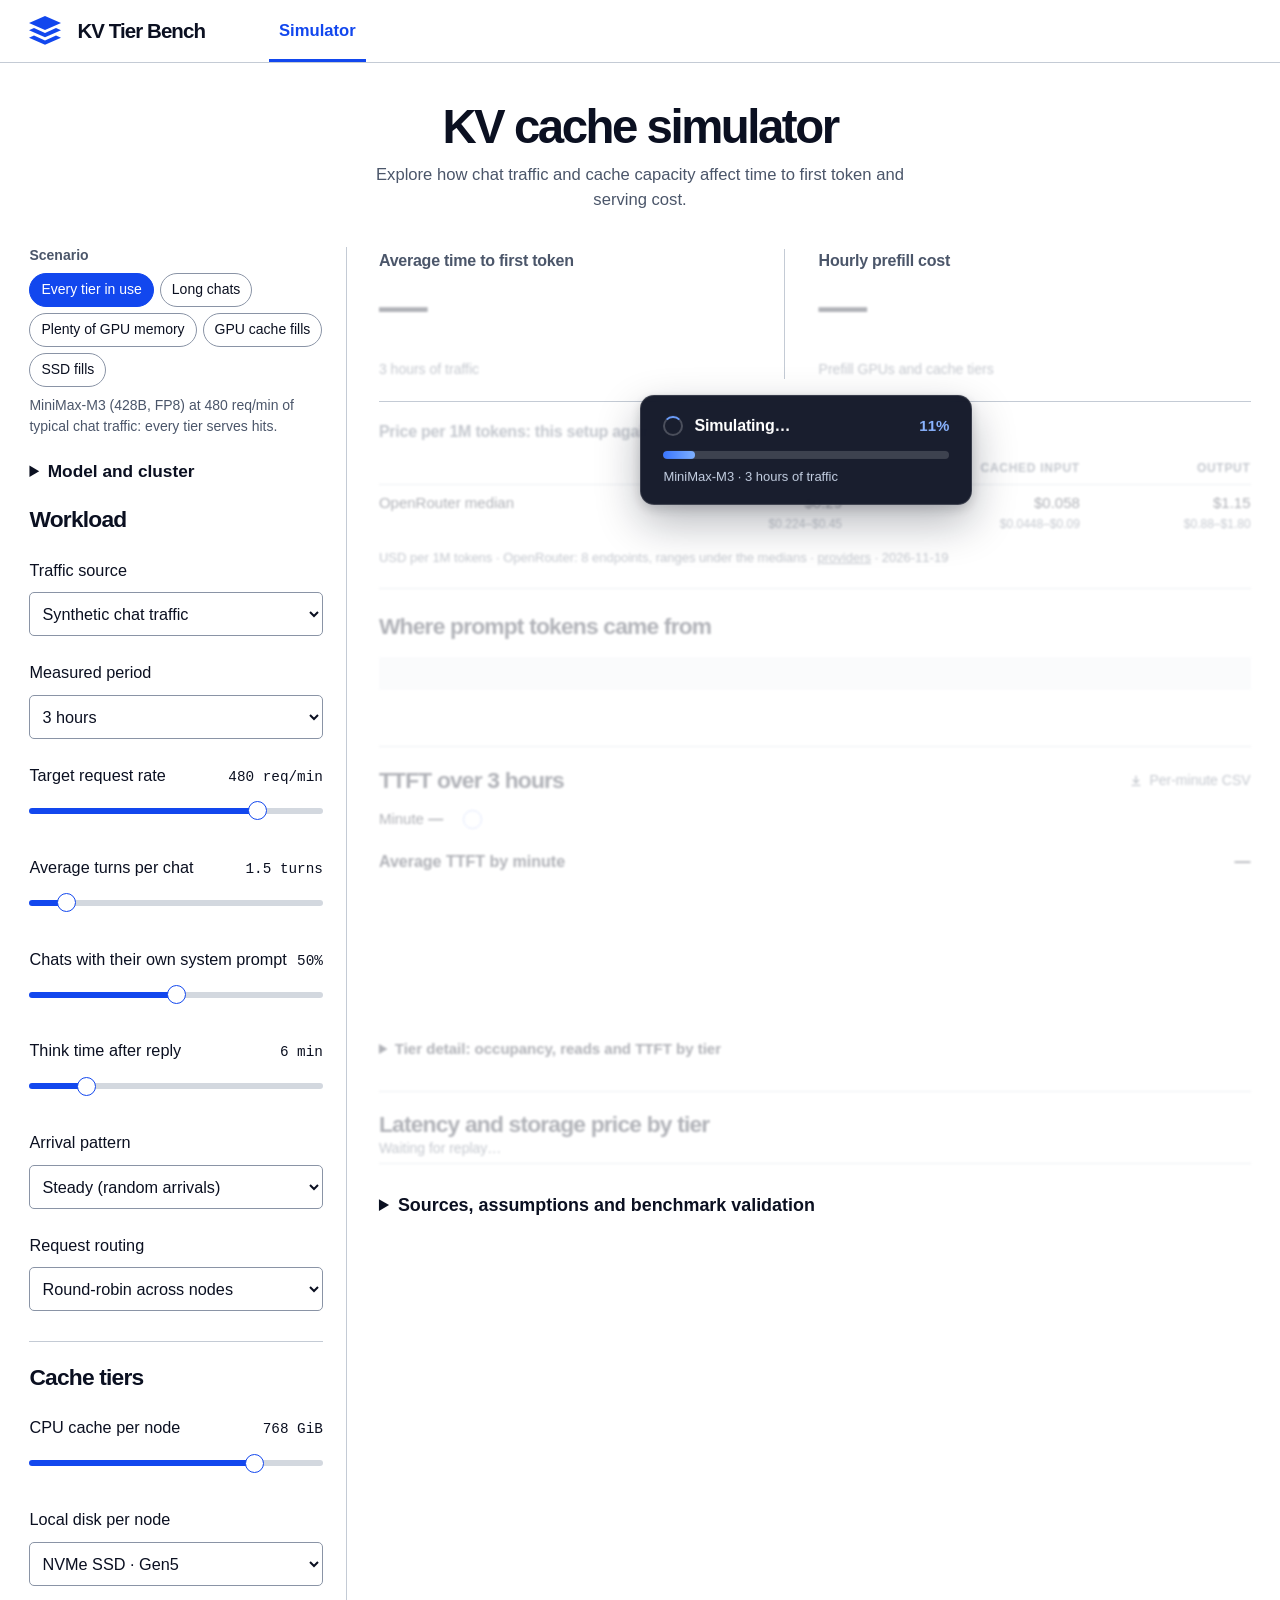
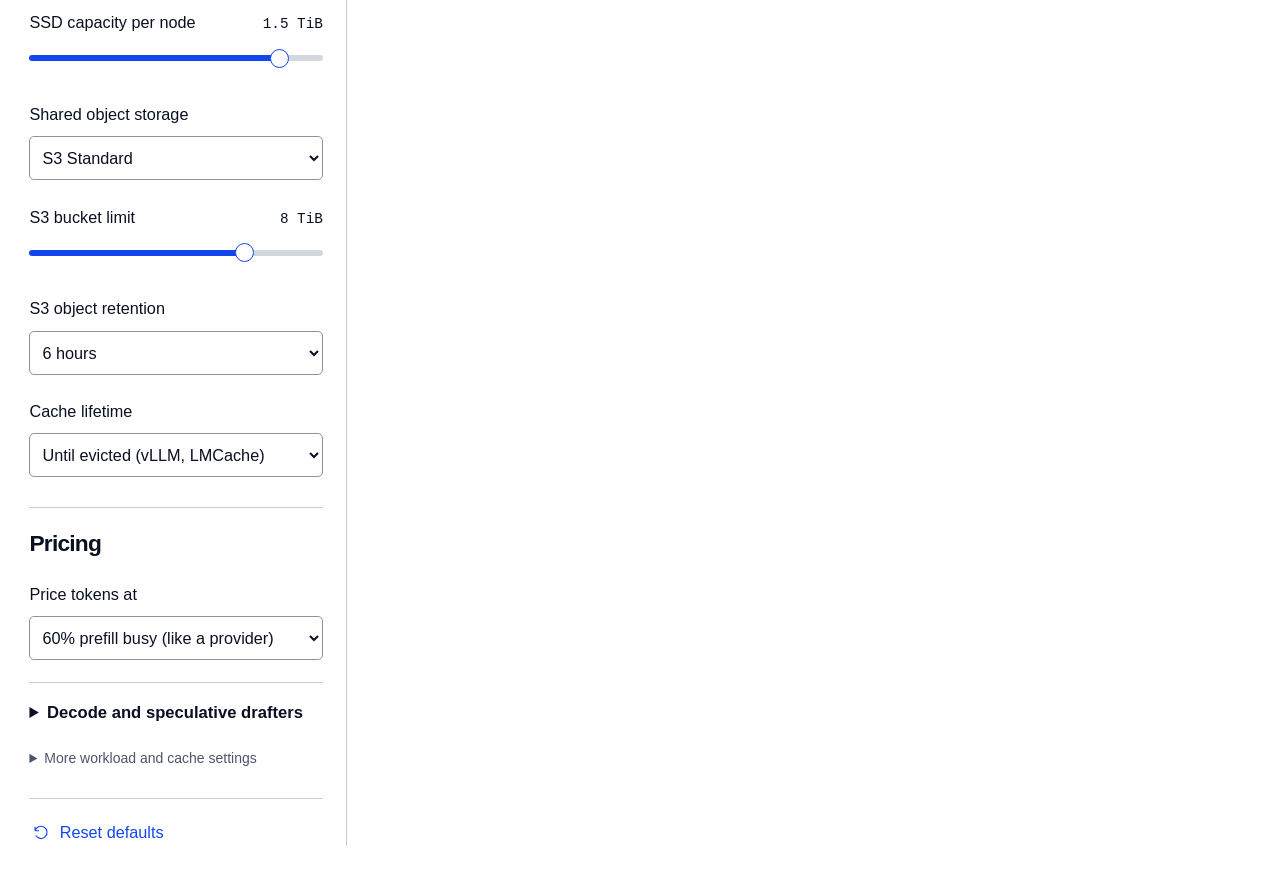
<file: web/index.html>
<!doctype html>
<html lang="en">
<head>
<meta charset="utf-8">
<meta name="viewport" content="width=device-width, initial-scale=1">
<title>KV cache simulator · KV Tier Bench</title>
<meta name="description" content="Replay chat traffic through tiered KV caches to explore average time to first token and hourly backing storage cost.">
<link rel="icon" type="image/svg+xml" href="./layers.svg">
<link rel="stylesheet" href="./simulator.css">
<script type="module" src="./simulator.js"></script>
</head>
<body>
<header><nav aria-label="Main navigation">
  <a class="brand" href="./"><img src="./layers.svg" width="32" height="32" alt=""> KV Tier Bench</a>
  <a class="active" href="./" aria-current="page">Simulator</a>
</nav></header>
<main>
  <div class="intro">
    <h1>KV cache simulator</h1>
    <p>Explore how chat traffic and cache capacity affect time to first token and serving cost.</p>
  </div>
  <div class="workspace">
    <aside class="settings" aria-label="Simulator settings">
    <button type="button" id="edit-settings" aria-controls="controls" aria-expanded="false">Edit workload and cache</button>
    <div class="scenarios" role="group" aria-labelledby="scenario-heading">
      <h2 id="scenario-heading">Scenario</h2>
      <div id="scenario-buttons" class="scenario-buttons"></div>
      <p id="scenario-note" class="chart-note" aria-live="polite"></p>
    </div>
    <form id="controls" aria-label="Simulation parameters">
      <details class="deployment">
        <summary>Model and cluster</summary>
        <label class="select-field" for="model">Model</label><select id="model"></select>
        <label class="select-field" for="precision">Serving precision</label><select id="precision"></select>
        <label class="select-field" for="gpu">GPU model</label><select id="gpu"></select>
        <div class="counts">
          <label>Prefill nodes<select id="nodes"></select></label>
          <label>GPUs per node<select id="gpus-per-node"></select></label>
        </div>
        <p id="layout" class="chart-note"></p>
        <label class="select-field" for="interconnect">Inter-node link</label><select id="interconnect"></select>
        <p class="chart-note">Used for peer-cache reads, KV transfers to decode, and inter-node pipeline stages.</p>
      </details>
      <p id="cluster-summary" class="cluster-summary"></p>
      <p id="fit-note" class="fit-note" role="status" hidden></p>
      <section><h2>Workload</h2>
        <label class="select-field" for="workload-source">Traffic source</label>
        <select id="workload-source">
          <option value="synthetic">Synthetic chat traffic</option>
          <option value="mc:0">Mooncake · Conversation trace (12k reqs)</option>
          <option value="mc:1">Mooncake · Tool &amp; coding agent (23.6k reqs)</option>
          <option value="mc:2">Mooncake · Synthetic trace (4k reqs)</option>
          <option value="mc:3">Mooncake · arXiv trace (23.6k reqs)</option>
          <option value="upload">Upload custom JSONL / JSON trace…</option>
        </select>
        <div id="trace-upload" hidden>
          <label class="select-field" for="trace-file">Trace file (JSONL or JSON)</label>
          <input type="file" id="trace-file" accept=".jsonl,.json,application/json,text/plain">
          <label class="select-field" for="trace-block">Tokens per hash ID</label>
          <select id="trace-block">
            <option value="512" selected>512 tokens (Mooncake)</option>
            <option value="256">256 tokens (LMCache)</option>
            <option value="64">64 tokens (vLLM)</option>
            <option value="16">16 tokens</option>
          </select>
        </div>
        <p id="trace-note" class="chart-note" hidden></p>
        <div id="synthetic-controls">
          <label class="select-field" for="hours">Measured period</label>
          <select id="hours"><option value="1">1 hour</option><option value="2">2 hours</option><option value="3" selected>3 hours</option><option value="4">4 hours</option></select>
          <div id="workload-controls"></div>
          <label class="select-field" for="pattern">Arrival pattern</label>
          <select id="pattern"><option value="steady">Steady (random arrivals)</option><option value="bursty">Bursty (2× for 2 min of every 6)</option></select>
        </div>
        <label class="select-field" for="routing">Request routing</label>
        <select id="routing"><option value="round-robin">Round-robin across nodes</option><option value="sticky">Keep each chat on one instance</option><option value="random">Random instance per request</option></select>
      </section>
      <section><h2>Cache tiers</h2><div id="cache-controls"></div>
        <label class="select-field" for="disk">Local disk per node</label>
        <select id="disk">
          <option value="">Off</option>
          <option value="fs-nvme-gen5">NVMe SSD · Gen5</option>
          <option value="fs-nvme-gen4">NVMe SSD · Gen4</option>
          <option value="fs-bf4-icms">BlueField-4 ICMS Context Pod</option>
        </select>
        <div id="disk-controls" hidden></div>
        <label class="select-field" for="backing">Shared object storage</label>
        <select id="backing">
          <option value="obj-aws-s3-standard">S3 Standard</option>
          <option value="obj-aws-s3-express">S3 Express</option>
          <option value="">Off</option>
        </select>
        <div id="s3-controls">
          <div id="s3-size-host"></div>
          <label class="select-field" for="s3-ttl">S3 object retention</label>
          <select id="s3-ttl">
            <option value="15">15 minutes</option>
            <option value="60">1 hour</option>
            <option value="360">6 hours</option>
            <option value="1440">24 hours (S3 lifecycle min)</option>
            <option value="0">No time limit</option>
          </select>
        </div>
        <label class="select-field" for="lifetime">Cache lifetime</label>
        <select id="lifetime"><option value="0">Until evicted (vLLM, LMCache)</option><option value="60">1 hour unused</option><option value="5">5 minutes unused (hosted API default)</option></select>
      </section>
      <section><h2>Pricing</h2>
        <label class="select-field" for="price-at">Price tokens at</label>
        <select id="price-at"><option value="0.6">60% prefill busy (like a provider)</option><option value="0.4">40% prefill busy</option><option value="0.8">80% prefill busy</option><option value="actual">This replay's load</option></select>
      </section>
      <details id="decode-details" class="extra decode-controls"><summary>Decode and speculative drafters</summary>
        <label class="select-field" for="spec">Speculative decoding</label>
        <select id="spec"></select>
        <label class="select-field" for="decode-ep">Expert-parallel decode (MoE)</label>
        <select id="decode-ep">
          <option value="0">Off · match TP instance</option>
          <option value="16">16 GPUs</option>
          <option value="32">32 GPUs</option>
          <option value="64">64 GPUs</option>
          <option value="144">144 GPUs (DeepSeek wide-EP)</option>
        </select>
        <label class="select-field" for="decode-overlap">Two-batch comm overlap</label>
        <select id="decode-overlap">
          <option value="off">Off</option>
          <option value="on">On (hide EP all-to-all)</option>
        </select>
        <label class="select-field" for="decode-speed">Min per-user output speed</label>
        <select id="decode-speed">
          <option value="0">No floor (max batch)</option>
          <option value="30">30 tok/s per user</option>
          <option value="50">50 tok/s per user</option>
          <option value="80">80 tok/s per user</option>
          <option value="100">100 tok/s per user</option>
          <option value="150">150 tok/s per user</option>
        </select>
        <p id="decode-note" class="chart-note" hidden></p>
      </details>
      <details class="extra"><summary>More workload and cache settings</summary>
        <label class="select-field" for="start">Measure from</label>
        <select id="start"><option value="warm">Warmed-up caches (after 20 min)</option><option value="cold">Empty caches (cold start)</option></select>
        <div id="synthetic-extra">
          <label class="select-field" for="spread">Message and reply lengths</label>
          <select id="spread"><option value="fixed">Fixed at the set lengths</option><option value="moderate">Varied around them (moderate)</option><option value="long">Long-tailed (a few very long)</option></select>
          <div id="detail-controls"></div>
        </div>
        <div id="memory-controls"></div>
        <label class="select-field" for="min-cache">Shortest cached prompt</label>
        <select id="min-cache"><option value="0">Any full block (vLLM, LMCache)</option><option value="1024">1,024 tokens (OpenAI)</option><option value="4096">4,096 tokens (some Anthropic models)</option></select>
        <label class="select-field" for="cache-admission">Save to backing tiers</label>
        <select id="cache-admission"><option value="prompt">Complete prompt chunks</option><option value="reply">Include generated reply chunks</option></select>
        <label class="select-field" for="lookup-policy">Priority after local SSD</label>
        <select id="lookup-policy"><option value="stock">S3 before peer</option><option value="peer">Peer before S3</option><option value="smart">Peer before S3 + skip loads slower than recompute</option></select>
      </details>
      <button id="reset" type="button"><svg aria-hidden="true" viewBox="0 0 24 24"><path d="M3 10a9 9 0 1 1 1 7m-1-7V4m0 6h6"/></svg>Reset defaults</button>
    </form>
    </aside>
    <article aria-label="Simulation results" id="results" aria-busy="true">
      <div id="sim-overlay" class="sim-overlay" role="status" aria-live="polite">
        <div class="sim-overlay-card">
          <div class="sim-overlay-head">
            <span class="sim-spinner" aria-hidden="true"></span>
            <strong id="sim-overlay-label">Simulating…</strong>
            <span id="sim-overlay-pct" class="sim-overlay-pct"></span>
          </div>
          <div id="progress" class="progress indeterminate" role="progressbar" aria-label="Simulation progress" aria-valuemin="0" aria-valuemax="100"><span></span></div>
          <p id="sim-overlay-sub" class="sim-overlay-sub">Replaying KV cache traffic…</p>
        </div>
      </div>
      <p id="status" role="alert" hidden></p>
      <div class="metrics">
        <section><h2>Average time to first token</h2><strong id="ttft">—</strong><p id="ttft-change" class="run-change"></p>
          <dl id="ttft-stats" class="stats"></dl><p id="ttft-detail" class="metric-note">3 hours of traffic</p>
          <p id="trend-note" class="warn-note" hidden></p></section>
        <section><h2>Hourly prefill cost</h2><strong id="cost">—</strong><p id="cost-change" class="run-change"></p>
          <dl id="cost-stats" class="stats"></dl><p id="cost-detail" class="metric-note">Prefill GPUs and cache tiers</p></section>
      </div>
      <section class="price-compare" aria-labelledby="price-heading">
        <h2 id="price-heading">Price per 1M tokens: this setup against OpenRouter</h2>
        <div id="openrouter-input-prices" aria-live="polite">Waiting for the replay…</div>
      </section>
      <section class="sources" aria-labelledby="sources-heading"><h2 id="sources-heading">Where prompt tokens came from</h2>
        <div id="bar" aria-hidden="true"></div><ul id="legend" aria-label="Share of prompt tokens by source"></ul>
        <ul id="run-facts" class="facts" aria-label="Run summary"></ul>
        <p id="cpu-note" class="chart-note" hidden></p>
      </section>
      <section class="timeline" aria-labelledby="timeline-heading">
        <div class="section-heading"><h2 id="timeline-heading">TTFT over 3 hours</h2>
          <button type="button" id="download-csv" disabled><svg aria-hidden="true" viewBox="0 0 16 16"><path d="M8 2v8m-3.5-3.5L8 10l3.5-3.5M3 13h10"/></svg>Per-minute CSV</button></div>
        <div class="minute-control">
          <label for="inspect-minute">Minute <b id="minute-label">—</b></label>
          <input id="inspect-minute" type="range" min="1" max="60" value="1" disabled>
        </div>
        <div class="track-heading"><h3 id="minute-heading">Average TTFT by minute</h3><strong id="minute-ttft">—</strong></div>
        <canvas id="chart" tabindex="0" role="img" aria-label="Average time to first token by minute. Use the arrow keys to inspect a minute."></canvas>
        <div id="read-events" class="track-note" aria-label="First storage reads"></div>
        <p id="minute-time" class="track-note"></p>
        <details id="tier-details" class="tier-details"><summary>Tier detail: occupancy, reads and TTFT by tier</summary>
        <section id="reader-summary" hidden aria-labelledby="reader-heading">
          <div class="track-heading"><h3 id="reader-heading">Median TTFT for requests reading each tier</h3>
            <select id="reader-scope" aria-label="Tier statistics period"><option value="minute">Selected minute</option><option value="replay" selected>Whole replay</option></select>
          </div>
          <table class="reader-table" aria-labelledby="reader-heading">
            <thead><tr><th scope="col">Tier</th><th scope="col">Requests</th><th scope="col">Median TTFT</th><th scope="col">Median MiB restored</th></tr></thead>
            <tbody id="reader-rows"></tbody>
          </table>
        </section>
        <div class="occupancy-scale">
          <label for="occupancy-scale">Occupancy scale</label>
          <select id="occupancy-scale"><option value="percent">Percent of KV capacity</option><option value="gib">GiB used</option></select>
        </div>
        <div id="tier-tracks"></div>
        </details>
      </section>
      <section id="tier-comparison" aria-labelledby="tier-comparison-title">
        <h2 id="tier-comparison-title">Latency and storage price by tier</h2>
        <p id="comparison-status" class="track-note" role="status"></p>
        <div class="comparison-body">
          <div id="comparison-overlay" class="comparison-overlay" hidden aria-live="polite">
            <div class="sim-overlay-card comparison-card">
              <div class="sim-overlay-head">
                <span class="sim-spinner" aria-hidden="true"></span>
                <strong id="comparison-overlay-label">Comparing cache tiers…</strong>
                <span id="comparison-overlay-pct" class="sim-overlay-pct"></span>
              </div>
              <div id="comparison-progress" class="progress indeterminate" aria-hidden="true"><span></span></div>
              <p id="comparison-overlay-sub" class="sim-overlay-sub">Replaying each storage tier…</p>
            </div>
          </div>
          <table id="tier-bars" hidden aria-labelledby="tier-comparison-title">
            <thead><tr><th scope="col">Cache option</th><th scope="col">Median TTFT of requests reading it</th><th scope="col">USD / GiB-month</th></tr></thead>
            <tbody></tbody>
          </table>
        </div>
      </section>
      <section class="validation" aria-labelledby="validation-title">
        <details id="validation-details">
          <summary id="validation-title">Sources, assumptions and benchmark validation</summary>
          <div class="validation-body">
            <h3>Active setup sources &amp; assumptions</h3>
            <div id="active-sources" class="source-grid"></div>
            <h3>Formula validation against published benchmarks &amp; cloud runs</h3>
            <div id="validation-checks"></div>
          </div>
        </details>
      </section>
    </article>
  </div>
</main>
</body>
</html>
</file>
<file: web/simulator.css>
:root {
  color-scheme: light;
  font-family: Inter, "Segoe UI", Arial, sans-serif;
  color: #0b1021;
  background: white;
  --blue: #1247ee;
  --muted: #4b566a;
  --rule: #c4cbd5;
  --side-space: clamp(20px, 2.3vw, 38px);
  font-synthesis: none;
  line-height: 1.5;
  -webkit-font-smoothing: antialiased;
}
* { box-sizing: border-box; }
body, h1, h2, p, ul { margin: 0; }
a, button { color: var(--blue); }
a { text-decoration: none; }
a:hover, button:hover { text-decoration: underline; }
button, input, select { font: inherit; }
:focus-visible { outline: 3px solid #175dec; outline-offset: 4px; }
header { border-bottom: 1px solid var(--rule); }
nav {
  display: flex; align-items: stretch; gap: clamp(28px, 5vw, 80px);
  max-width: 1600px; margin: auto; padding: 0 var(--side-space); height: 62px;
}
nav a { display: inline-flex; align-items: center; }
.brand { color: inherit; font-size: clamp(19px, 1.6vw, 25px); font-weight: 730; letter-spacing: -.045em; gap: 16px; }
.active { border-bottom: 3px solid var(--blue); padding: 3px 10px 0; font-weight: 650; }
nav .active { font-size: clamp(15px, 1.3vw, 20px); }
#reset svg { width: 1em; height: 1em; stroke: currentColor; stroke-width: 1.65; fill: none; }
main { max-width: 1600px; margin: auto; padding: 0 var(--side-space) 40px; }
.intro { text-align: center; padding: clamp(30px, 3vw, 46px) 0 clamp(28px, 2.65vw, 41px); }
h1 { font-weight: 730; font-size: clamp(38px, 3.7vw, 58px); line-height: 1.1; letter-spacing: -.052em; }
.intro p { margin: 10px auto 0; max-width: 60ch; color: var(--muted); font-size: clamp(15px, 1.3vw, 19px); line-height: 1.5; }
.workspace { display: grid; grid-template-columns: minmax(242px, 26%) minmax(0, 1fr); gap: clamp(26px, 2.5vw, 40px); }
h2 { font-size: clamp(20px, 1.78vw, 28px); line-height: 1.25; letter-spacing: -.035em; }
.settings { min-width: 0; padding-right: clamp(20px, 1.8vw, 30px); border-right: 1px solid var(--rule); }
#edit-settings { display: none; }
.scenarios { margin-bottom: 22px; }
.scenarios h2 { font-size: 14px; letter-spacing: 0; color: var(--muted); font-weight: 600; }
.scenario-buttons { display: flex; flex-wrap: wrap; gap: 6px; margin-top: 8px; }
.scenario-buttons button { min-height: 34px; padding: 4px 11px; border: 1px solid #8a94a6; border-radius: 999px; background: white; color: inherit; font-size: 14px; cursor: pointer; }
.scenario-buttons button:hover { border-color: var(--blue); text-decoration: none; }
.scenario-buttons button[aria-pressed="true"] { background: var(--blue); border-color: var(--blue); color: white; }
.scenarios .chart-note { margin: 8px 0 0; }
form section + section, #reset { border-top: 1px solid var(--rule); margin-top: clamp(25px, 2.3vw, 36px); padding-top: 21px; }
.field, .select-field { display: block; margin-top: clamp(20px, 1.9vw, 30px); }
.field-head { display: flex; align-items: baseline; justify-content: space-between; gap: 8px; }
.field-head label, .select-field, select, #reset { font-size: clamp(15px, 1.27vw, 20px); }
output { font-family: "IBM Plex Mono", ui-monospace, monospace; font-size: clamp(13px, 1.12vw, 17px); white-space: nowrap; }
input[type="range"] {
  width: 100%; appearance: none; margin: 10px 0 0; height: 25px; cursor: pointer; background: transparent;
  --track: linear-gradient(to right, var(--blue) var(--fill), #d3d8df var(--fill));
}
input[type="range"]::-webkit-slider-runnable-track { height: 6px; border-radius: 9px; background: var(--track); }
input[type="range"]::-moz-range-track { height: 6px; border-radius: 9px; background: var(--track); }
input[type="range"]::-webkit-slider-thumb { appearance: none; width: 19px; height: 19px; margin-top: -6.5px; background: white; border: 1.5px solid var(--blue); border-radius: 50%; }
input[type="range"]:disabled { opacity: .4; cursor: default; }
input[type="range"]::-moz-range-thumb { width: 17px; height: 17px; background: white; border: 1.5px solid var(--blue); border-radius: 50%; }
select { margin-top: 10px; background: white; border: 1px solid #8a94a6; border-radius: 5px; min-height: 44px; padding: 8px; width: 100%; color: inherit; }
#reset { width: 100%; display: flex; align-items: center; gap: 10px; cursor: pointer; background: none; border-width: 1px 0 0; padding-left: 4px; }
.metrics { display: grid; grid-template-columns: 1fr 1.15fr; padding: 2px 0 clamp(18px, 1.7vw, 28px); border-bottom: 1px solid var(--rule); }
.metrics section + section { padding-left: clamp(22px, 2.6vw, 40px); border-left: 1px solid var(--rule); }
.metrics h2 { margin: 2px 0 10px; font-size: clamp(16px, 1.25vw, 19px); letter-spacing: -.015em; font-weight: 650; color: var(--muted); }
.metrics strong { display: block; font-size: clamp(36px, 3.8vw, 60px); font-weight: 720; line-height: 1.06; letter-spacing: -.048em; font-variant-numeric: tabular-nums; }
.metrics .run-change { margin-top: 6px; font-size: 14px; font-variant-numeric: tabular-nums; }
.stats { display: flex; flex-wrap: wrap; gap: 8px 26px; margin: 16px 0 0; }
.stats div { min-width: 0; }
.stats dt { color: var(--muted); font-size: 12px; font-weight: 600; letter-spacing: .06em; text-transform: uppercase; }
.stats dd { margin: 2px 0 0; font-size: clamp(16px, 1.3vw, 19px); font-weight: 600; font-variant-numeric: tabular-nums; white-space: nowrap; }
.metric-note { margin-top: 10px; color: var(--muted); font-size: 14px; line-height: 1.45; }
/* This setup's price per 1M tokens against OpenRouter, right under the headline estimates. */
.price-compare { padding: clamp(16px, 1.6vw, 24px) 0; border-bottom: 1px solid var(--rule); }
.price-compare h2 { font-size: clamp(16px, 1.25vw, 19px); letter-spacing: -.015em; font-weight: 650; color: var(--muted); }
.price-table { width: 100%; margin-top: 10px; border-collapse: collapse; font-variant-numeric: tabular-nums; }
.price-table :is(th, td) { padding: 7px 0 7px 16px; text-align: right; vertical-align: top; font-size: 15px; }
.price-table :is(th, td):first-child { padding-left: 0; text-align: left; }
.price-table thead th { color: var(--muted); font-size: 12px; font-weight: 600; letter-spacing: .06em; text-transform: uppercase; border-bottom: 1px solid var(--rule); }
.price-table tbody th { font-weight: 500; }
.price-table tbody tr + tr { border-top: 1px solid #e3e7ed; }
.price-table .ours .price { font-size: clamp(17px, 1.4vw, 21px); font-weight: 700; }
.price-table span.price { display: block; }
.price-table small { display: block; color: var(--muted); font-size: 12px; }
.price-table .ratio-row :is(th, td) { color: var(--muted); font-size: 14px; }
.price-table .ratio { font-weight: 600; color: #0b1021; }
.run-change:empty { display: none; }
#results { min-width: 0; position: relative; }
/* Prominent floating progress overlay for main replay & trace downloads, plus section overlay for tier comparison. */
.sim-overlay {
  position: fixed; z-index: 45; top: 50%; left: 63%; transform: translate(-50%, -50%);
  pointer-events: none;
}
.sim-overlay[hidden], .comparison-overlay[hidden], #status[hidden] { display: none; }
.sim-overlay-card {
  width: min(332px, calc(100vw - 36px)); padding: 18px 22px; border-radius: 14px;
  background: rgba(11, 16, 33, 0.94); backdrop-filter: blur(10px); -webkit-backdrop-filter: blur(10px);
  color: white; border: 1px solid rgba(255, 255, 255, 0.14);
  box-shadow: 0 18px 44px rgba(11, 16, 33, 0.3), 0 4px 12px rgba(11, 16, 33, 0.16);
}
.sim-overlay-head { display: flex; align-items: center; gap: 11px; }
.sim-overlay-head strong { flex: 1; font-size: 16px; font-weight: 650; letter-spacing: -.01em; }
.sim-overlay-pct { font-size: 15px; font-weight: 700; color: #8ab4ff; font-variant-numeric: tabular-nums; }
.sim-spinner {
  width: 20px; height: 20px; flex: none; border-radius: 50%;
  border: 2.5px solid rgba(255, 255, 255, 0.22); border-top-color: #6ea0ff;
  animation: spin .75s linear infinite;
}
.progress { height: 8px; margin-top: 13px; border-radius: 999px; background: rgba(255, 255, 255, 0.16); overflow: hidden; }
.progress span { display: block; height: 100%; width: 0; border-radius: 999px; background: linear-gradient(90deg, #3a76ff, #7eb0ff); transition: width .16s ease-out; }
.progress.indeterminate span { width: 38%; animation: progress-slide 1.05s ease-in-out infinite; }
.sim-overlay-sub { margin-top: 9px; font-size: 13px; line-height: 1.4; color: #c5d0e3; white-space: nowrap; overflow: hidden; text-overflow: ellipsis; }
.comparison-body { position: relative; }
.comparison-body:has(> .comparison-overlay:not([hidden])) { min-height: 152px; }
.comparison-body:has(> .comparison-overlay:not([hidden])) #tier-bars { opacity: .32; filter: blur(1px); transition: opacity .15s, filter .15s; }
.comparison-overlay { position: absolute; inset: 0; z-index: 15; display: grid; place-items: center; pointer-events: none; padding: 12px 0; }
@keyframes progress-slide { from { transform: translateX(-100%); } to { transform: translateX(280%); } }
@keyframes spin { to { transform: rotate(360deg); } }
@media (prefers-reduced-motion: reduce) {
  .progress.indeterminate span { animation: none; width: 100%; opacity: .5; }
  .sim-spinner { animation: none; }
}
#status.error { background: #fff3ed; color: #922b10; padding: 10px 12px; border-radius: 6px; margin-block: 0 16px; font-size: 14px; }
/* Results that belong to the previous settings fade and soften while the replay runs underneath the overlay. */
#results :is(.metrics strong, .metrics .run-change, .metrics .stats, .metrics .metric-note, .metrics .warn-note, .price-compare, .sources, .timeline, #tier-comparison) { transition: opacity .15s, filter .15s; }
#results[aria-busy="true"] :is(.metrics strong, .metrics .run-change, .metrics .stats, .metrics .metric-note, .metrics .warn-note, .price-compare, .sources, .timeline, #tier-comparison) { opacity: .32; filter: blur(1.2px); }
#results.failed :is(.price-compare, .sources, .timeline, #tier-comparison) { display: none; }
.timeline { margin-top: clamp(22px, 2vw, 32px); padding-top: clamp(16px, 1.5vw, 22px); border-top: 1px solid var(--rule); }
.section-heading { display: flex; align-items: baseline; justify-content: space-between; gap: 12px; flex-wrap: wrap; }
#download-csv { display: inline-flex; align-items: center; gap: 6px; padding: 4px 0; border: 0; background: none; cursor: pointer; font-size: 14px; }
#download-csv:disabled { color: var(--muted); cursor: default; text-decoration: none; }
#download-csv svg { width: 1em; height: 1em; stroke: currentColor; stroke-width: 1.6; fill: none; }
.tier-details { margin-top: 18px; color: inherit; font-size: inherit; }
.tier-details > summary { font-weight: 600; font-size: 15px; padding: 8px 0; }
canvas { display: block; width: 100%; height: clamp(222px, 20vw, 312px); }
.sources { margin-top: clamp(16px, 1.8vw, 28px); }
#bar { display: flex; margin-top: 17px; height: clamp(26px, 2.55vw, 40px); background: #f0f3f8; }
#bar span { display: grid; place-items: center; font-size: clamp(13px, 1.15vw, 18px); font-weight: 600; overflow: hidden; }
#legend { list-style: none; display: flex; flex-wrap: wrap; align-items: center; gap: 8px 24px; margin-top: 14px; padding: 0; font-size: clamp(14px, 1.05vw, 16px); }
#legend li { display: flex; align-items: center; gap: 7px; }
#legend b { font-weight: 650; font-variant-numeric: tabular-nums; }
.facts { list-style: none; display: flex; flex-wrap: wrap; gap: 6px; margin: 16px 0 0; padding: 0; }
.facts li { padding: 3px 10px; border-radius: 999px; background: #f0f3f8; color: #2c3546; font-size: 13px; font-variant-numeric: tabular-nums; }
.warn-note { margin: 12px 0 0; padding: 8px 12px; border-left: 3px solid #c77700; background: #fff7e8; color: #5b3a00; font-size: 14px; line-height: 1.45; }
#cpu-note { margin: 12px 0 0; padding: 8px 12px; border-left: 3px solid #c77700; background: #fff7e8; color: #5b3a00; font-size: 14px; }
.swatch { width: 14px; height: 11px; border-radius: 2px; }
details { color: var(--muted); font-size: 14px; line-height: 1.5; }
details { margin-top: 14px; }
summary { cursor: pointer; width: fit-content; }
details p { margin-top: 10px; max-width: 85ch; }
@media (max-width: 760px) {
  nav { height: 54px; gap: 17px; }
  .brand { gap: 8px; }
  .brand img { width: 24px; }
  nav .active { font-size: 14px; }
  .active { padding-inline: 0; }
  .intro { text-align: left; padding-block: 25px; }
  .intro p { max-width: 54ch; }
  .workspace { display: flex; flex-direction: column; gap: 0; }
  #results { display: contents; }
  .metrics { order: -2; grid-template-columns: 1fr 1fr; }
  .metrics h2 { font-size: 17px; margin-bottom: 8px; }
  .metrics strong { font-size: clamp(26px, 6vw, 36px); }
  .metrics :is(p, .stats dd) { font-size: 13px; }
  .stats { gap: 6px 14px; }
  .price-table :is(th, td) { font-size: 13px; padding-left: 8px; }
  .sim-overlay { left: 50%; }
  #status { order: -1; width: 100%; }
  .settings { display: flex; flex-wrap: wrap; align-items: center; gap: 4px 10px; padding: 8px 0; border: 0; border-bottom: 1px solid var(--rule); }
  #edit-settings { display: inline-flex; align-items: center; gap: 6px; min-height: 38px; margin: 4px 0; padding: 6px 13px; border: 1px solid var(--blue); border-radius: 999px; background: #f2f6ff; font-size: 14px; font-weight: 600; cursor: pointer; }
  #edit-settings:hover { text-decoration: none; background: #e6eeff; }
  #edit-settings::before { content: "▸"; }
  #edit-settings[aria-expanded="true"]::before { content: "▾"; }
  #edit-settings[aria-expanded="false"] ~ form { display: none; }
  .scenarios { width: 100%; margin: 0 0 6px; }
  /* While the settings are open, keep the two results in view above them. */
  .workspace:has(#edit-settings[aria-expanded="true"]) .metrics { position: sticky; top: 0; z-index: 5; background: white; padding-block: 8px 10px; border-bottom: 1px solid var(--rule); }
  .workspace:has(#edit-settings[aria-expanded="true"]) .metrics :is(h2, p:not(.run-change), .stats) { display: none; }
  form { width: 100%; display: grid; grid-template-columns: 1fr 1fr; column-gap: 24px; padding: 8px 0 14px; }
  form section + section { border: 0; margin: 0; padding: 0; }
  .field, .select-field { margin-top: 15px; }
  select { font-size: 16px; }
  #reset { border: 0; padding: 0; margin: 12px 0 0; font-size: 14px; }
}
@media (max-width: 500px) {
  nav { gap: 13px; }
  .brand { font-size: 16px; }
  .metrics h2 { min-height: 2.5em; }
  nav .active { font-size: 13px; }
  form { display: block; }
  form section + section { margin-top: 17px; }
  .field { margin-top: 12px; }
  #reset { min-height: 32px; }
  canvas { height: 218px; }
}

.extra { margin-top: 22px; }
.extra label, .extra output { font-size: 14px; }
.extra select { font-size: 15px; min-height: 38px; padding: 6px 8px; }
@media (min-width: 501px) and (max-width: 760px) { .extra { grid-column: 1 / -1; } }

.chart-note, .track-note { color: var(--muted); font-size: 14px; line-height: 1.5; }
.chart-note { margin: 6px 0 14px; }
.minute-control { display: flex; align-items: center; gap: 18px; margin-block: 12px 18px; }
.minute-control label { white-space: nowrap; font-size: 15px; }
.minute-control b { display: inline-block; min-width: 2ch; font-variant-numeric: tabular-nums; }
.minute-control input { margin: 0; max-width: 330px; }
.track-heading, .tier-track .track-note { display: flex; align-items: baseline; justify-content: space-between; gap: 5px 12px; flex-wrap: wrap; }
.track-heading h3, .track-heading strong { font-size: 16px; margin: 0; }
.track-heading strong { font-variant-numeric: tabular-nums; }
.track-heading i { display: inline-block; vertical-align: 2px; width: 12px; height: 4px; margin-right: 7px; }
.timeline canvas { height: 138px; cursor: crosshair; }
.tier-track canvas { height: 76px; }
.tier-track { padding-top: 14px; margin-top: 14px; border-top: 1px solid #e3e7ed; }
.track-note button { font: inherit; padding: 0; border: 0; background: none; cursor: pointer; }
#tier-tracks + .chart-note { margin-top: 14px; }
#read-events { display: flex; flex-wrap: wrap; gap: 0 18px; }
#read-events i { display: inline-block; width: 7px; height: 7px; margin-right: 6px; }
#reader-summary { margin-top: 18px; }
#reader-scope { margin: 0; width: auto; min-height: 32px; font-size: 14px; }
.reader-table { width: 100%; margin-top: 8px; border-collapse: collapse; font-size: 14px; font-variant-numeric: tabular-nums; }
.reader-table :is(th, td) { text-align: right; padding: 6px 3px; }
.reader-table th:first-child { text-align: left; }
.reader-table thead { color: var(--muted); border-bottom: 1px solid var(--rule); }
.reader-table tbody th { font-weight: 500; }
@media (max-width: 500px) {
  .reader-table { font-size: 12px; }
  .reader-table :is(th, td) { padding-inline: 2px; }
}

.deployment { margin: 0; color: inherit; }
.deployment summary { font-weight: 650; font-size: clamp(17px, 1.35vw, 21px); }
.deployment .select-field, .counts { margin-top: 14px; }
.counts { display: grid; grid-template-columns: 1fr 1fr; gap: 12px; }
.counts label { font-size: clamp(15px, 1.27vw, 20px); }
.fit-note { margin: -12px 0 20px; padding: 8px 10px; background: #eef3ff; border-left: 3px solid var(--blue); font-size: 14px; line-height: 1.45; }
.cluster-summary { margin: 5px 0 20px; color: var(--muted); font-size: 14px; line-height: 1.45; }
@media (min-width: 501px) and (max-width: 760px) {
  .deployment, .cluster-summary, .fit-note { grid-column: 1 / -1; }
}

.occupancy-scale { display: flex; align-items: center; gap: 12px; font-size: 14px; margin-top: 20px; }
.occupancy-scale select { width: auto; margin: 0; min-height: 34px; font-size: inherit; }
.tier-track p.track-note { margin-top: 4px; }

.price-source { color: var(--muted); font-size: 13px; margin-top: 8px; }
.price-source a { color: inherit; text-decoration: underline; }

#tier-comparison { margin: 22px 0; padding: 18px 0 4px; border-block: 1px solid var(--rule); }
#tier-bars { table-layout: fixed; border-collapse: collapse; width: 100%; margin: 10px 0; font-variant-numeric: tabular-nums; }
#tier-bars th, #tier-bars td { padding: 8px 14px 8px 0; text-align: left; vertical-align: top; font-size: 14px; }
#tier-bars thead th { color: var(--muted); border-bottom: 1px solid var(--rule); }
#tier-bars tbody th { font-weight: 550; }
#tier-bars .compare-note { color: var(--muted); }
.compare-track { position: relative; height: 6px; margin: 5px 0 0; background: #eef1f6; }
.compare-track i { display: block; height: 100%; background: var(--blue); }
#tier-bars small { color: var(--muted); font-size: 12px; }
#tier-bars small.billing { display: block; }
.compare-track b { position: absolute; top: -3px; height: 12px; border-left: 2px solid #142039; }

/* Hover tooltip for timeline & tier canvases */
.chart-tooltip {
  position: fixed; z-index: 20; pointer-events: none;
  background: rgba(11, 16, 33, 0.94); color: white;
  padding: 6px 10px; border-radius: 6px; box-shadow: 0 4px 14px rgba(11, 16, 33, 0.18);
  font-size: 12.5px; line-height: 1.4; font-variant-numeric: tabular-nums; max-width: 340px;
}
.chart-tooltip[hidden] { display: none; }
.chart-tooltip strong { display: block; font-weight: 650; font-size: 13px; }
.chart-tooltip span { display: block; color: #d5dce8; }

/* Trace file input & decode section */
#trace-file { margin-top: 8px; width: 100%; font-size: 13.5px; }
.decode-controls { border-top: 1px solid var(--rule); padding-top: 18px; }
.decode-controls > summary { font-weight: 650; font-size: clamp(16px, 1.3vw, 19px); color: #0b1021; }

/* Validation & sources drawer */
.validation { margin: 18px 0 8px; }
.validation > details { margin-top: 0; }
.validation > details > summary { font-weight: 650; font-size: clamp(17px, 1.4vw, 21px); color: #0b1021; padding: 6px 0; }
.validation-body { margin-top: 14px; }
.validation-body h3 { font-size: 15px; font-weight: 650; color: #0b1021; margin: 20px 0 10px; letter-spacing: -.01em; }
.validation-body h3:first-child { margin-top: 4px; }
.source-grid { display: grid; grid-template-columns: repeat(auto-fit, minmax(280px, 1fr)); gap: 12px; }
.source-card { border: 1px solid #dfe4ec; border-radius: 7px; padding: 12px 14px; background: #fafbfd; font-size: 13.5px; color: #243044; }
.source-head { display: flex; flex-wrap: wrap; align-items: baseline; gap: 6px 8px; }
.source-kind { font-size: 11px; font-weight: 650; text-transform: uppercase; letter-spacing: .05em; color: var(--blue); background: #eaf0ff; padding: 1px 6px; border-radius: 4px; }
.source-head strong { color: #0b1021; font-size: 14.5px; }
.source-meta { color: var(--muted); font-size: 12.5px; }
.source-note { margin-top: 7px; color: var(--muted); font-size: 13px; line-height: 1.45; }
.badge-row { display: flex; flex-wrap: wrap; gap: 5px; margin-top: 8px; }
.badge { display: inline-block; font-size: 11px; font-weight: 600; padding: 1px 7px; border-radius: 999px; line-height: 1.5; }
.badge.assumption { background: #fff4df; color: #7a4b00; border: 1px solid #f0d59c; }
.badge.calibrated { background: #eef2f8; color: #47546b; }
.badge.independent { background: #e6f6ef; color: #0d6848; }
.cite-list { margin: 8px 0 0; padding-left: 17px; font-size: 12.5px; line-height: 1.45; color: var(--muted); }
.cite-list li + li { margin-top: 4px; }
.cite-quote { color: #5b677d; font-style: italic; }
.table-scroll { overflow-x: auto; margin-top: 10px; }
.validation-table { width: 100%; border-collapse: collapse; font-size: 13.5px; color: #1a2436; font-variant-numeric: tabular-nums; }
.validation-table :is(th, td) { padding: 8px 10px 8px 0; text-align: left; vertical-align: top; border-bottom: 1px solid #e5e9f0; }
.validation-table thead th { color: var(--muted); font-size: 11.5px; font-weight: 650; text-transform: uppercase; letter-spacing: .05em; border-bottom: 1px solid var(--rule); }
.validation-table .num { text-align: right; white-space: nowrap; padding-left: 12px; padding-right: 0; }
.check-title { display: flex; flex-wrap: wrap; align-items: center; gap: 4px 7px; font-weight: 500; color: #0b1021; }
.check-src { font-size: 12px; font-weight: 500; }
.check-note { display: block; margin-top: 3px; color: var(--muted); font-size: 12px; line-height: 1.4; max-width: 78ch; }
.gap-ok { color: #0d6848; font-weight: 600; }
.gap-mid { color: #8a5300; font-weight: 600; }
.gap-wide { color: #9a3412; font-weight: 600; }
</file>
